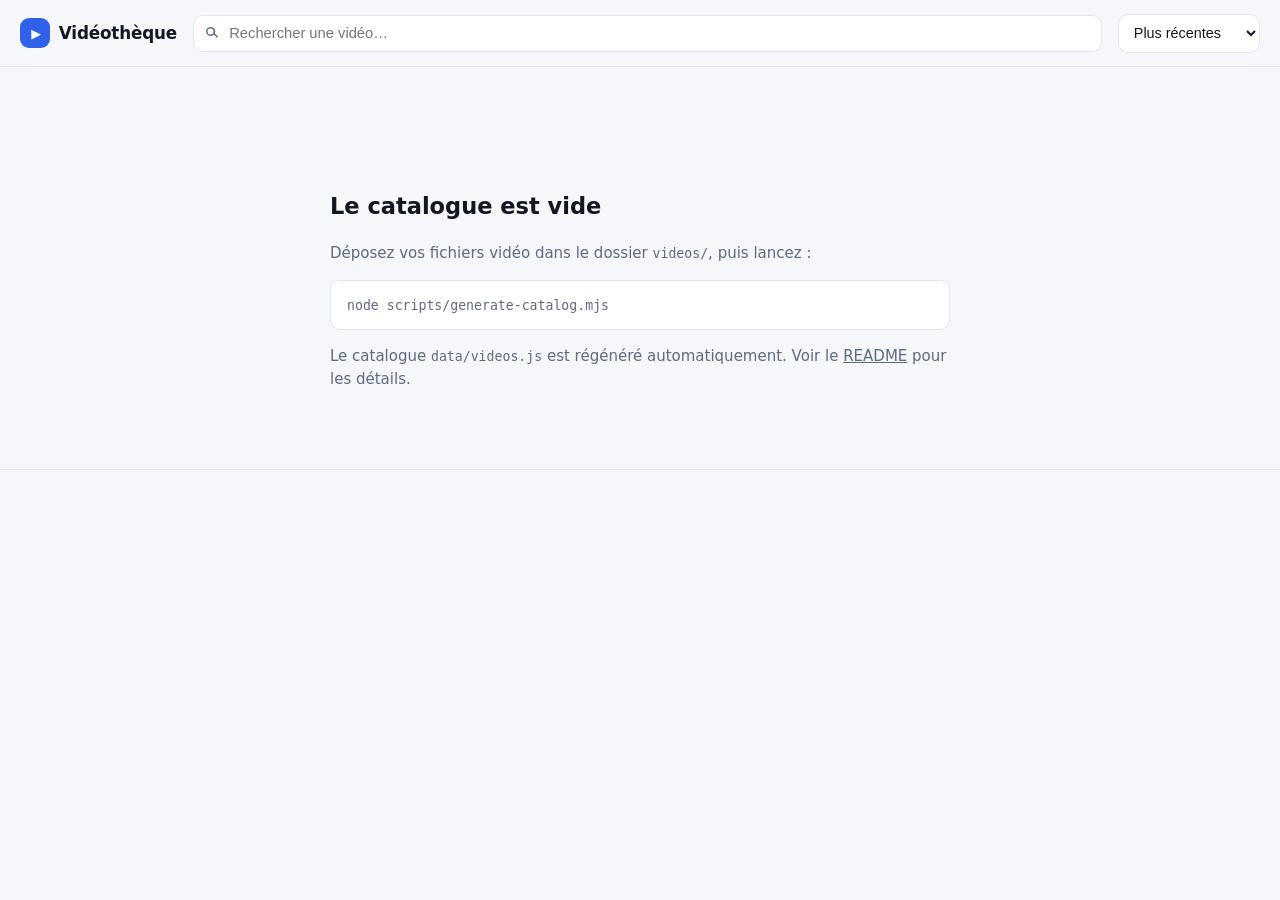
<file: index.html>
<!DOCTYPE html>
<html lang="fr">
<head>
  <meta charset="utf-8" />
  <meta name="viewport" content="width=device-width, initial-scale=1" />
  <title>Vidéothèque</title>
  <meta name="description" content="Catalogue de vidéos répertoriées." />
  <link rel="icon" href="data:image/svg+xml,<svg xmlns='http://www.w3.org/2000/svg' viewBox='0 0 100 100'><text y='.9em' font-size='90'>🎬</text></svg>" />
  <link rel="stylesheet" href="assets/css/style.css" />
</head>
<body>
  <header class="site-header">
    <div class="wrap header-inner">
      <a class="brand" href="./">
        <span class="brand-mark" aria-hidden="true">▶</span>
        <span class="brand-name">Vidéothèque</span>
      </a>

      <div class="search-box">
        <svg class="search-icon" viewBox="0 0 24 24" aria-hidden="true"><path d="M10 4a6 6 0 104.47 10.03l4.25 4.25 1.41-1.41-4.25-4.25A6 6 0 0010 4zm0 2a4 4 0 110 8 4 4 0 010-8z"/></svg>
        <input id="search" type="search" placeholder="Rechercher une vidéo…" autocomplete="off" aria-label="Rechercher une vidéo" />
        <button id="search-clear" class="search-clear" type="button" aria-label="Effacer la recherche" hidden>×</button>
      </div>

      <label class="sort-box">
        <span class="sr-only">Trier</span>
        <select id="sort" aria-label="Trier les vidéos">
          <option value="recent">Plus récentes</option>
          <option value="old">Plus anciennes</option>
          <option value="title">Titre (A→Z)</option>
          <option value="duration">Durée</option>
        </select>
      </label>
    </div>
  </header>

  <main class="wrap">
    <nav id="categories" class="chips" aria-label="Catégories"></nav>

    <p id="result-count" class="result-count" aria-live="polite"></p>

    <section id="grid" class="grid" aria-label="Liste des vidéos"></section>

    <p id="empty" class="empty" hidden>
      Aucune vidéo ne correspond à votre recherche.
    </p>

    <section id="onboarding" class="onboarding" hidden>
      <h2>Le catalogue est vide</h2>
      <p>
        Déposez vos fichiers vidéo dans le dossier <code>videos/</code>, puis lancez&nbsp;:
      </p>
      <pre><code>node scripts/generate-catalog.mjs</code></pre>
      <p>
        Le catalogue <code>data/videos.js</code> est régénéré automatiquement.
        Voir le <a href="https://github.com/Thriahm/Test#readme">README</a> pour les détails.
      </p>
    </section>
  </main>

  <footer class="site-footer">
    <div class="wrap">
      <span id="footer-count"></span>
    </div>
  </footer>

  <!-- Lecteur -->
  <div id="player" class="player" hidden aria-hidden="true" role="dialog" aria-modal="true" aria-labelledby="player-title">
    <div class="player-backdrop" data-close></div>
    <div class="player-panel" role="document">
      <button class="player-close" type="button" data-close aria-label="Fermer le lecteur">×</button>
      <div class="player-stage">
        <button class="player-nav prev" type="button" id="prev-video" aria-label="Vidéo précédente">‹</button>
        <video id="video" controls playsinline preload="metadata"></video>
        <button class="player-nav next" type="button" id="next-video" aria-label="Vidéo suivante">›</button>
      </div>
      <div class="player-meta">
        <h2 id="player-title"></h2>
        <p id="player-sub" class="player-sub"></p>
        <p id="player-desc" class="player-desc"></p>
        <p class="player-actions">
          <a id="player-download" class="btn" download>Télécharger</a>
          <a id="player-source" class="btn btn-ghost" target="_blank" rel="noopener" hidden>Ouvrir la source</a>
        </p>
      </div>
    </div>
  </div>

  <script src="data/videos.js"></script>
  <script src="assets/js/app.js"></script>
</body>
</html>
</file>
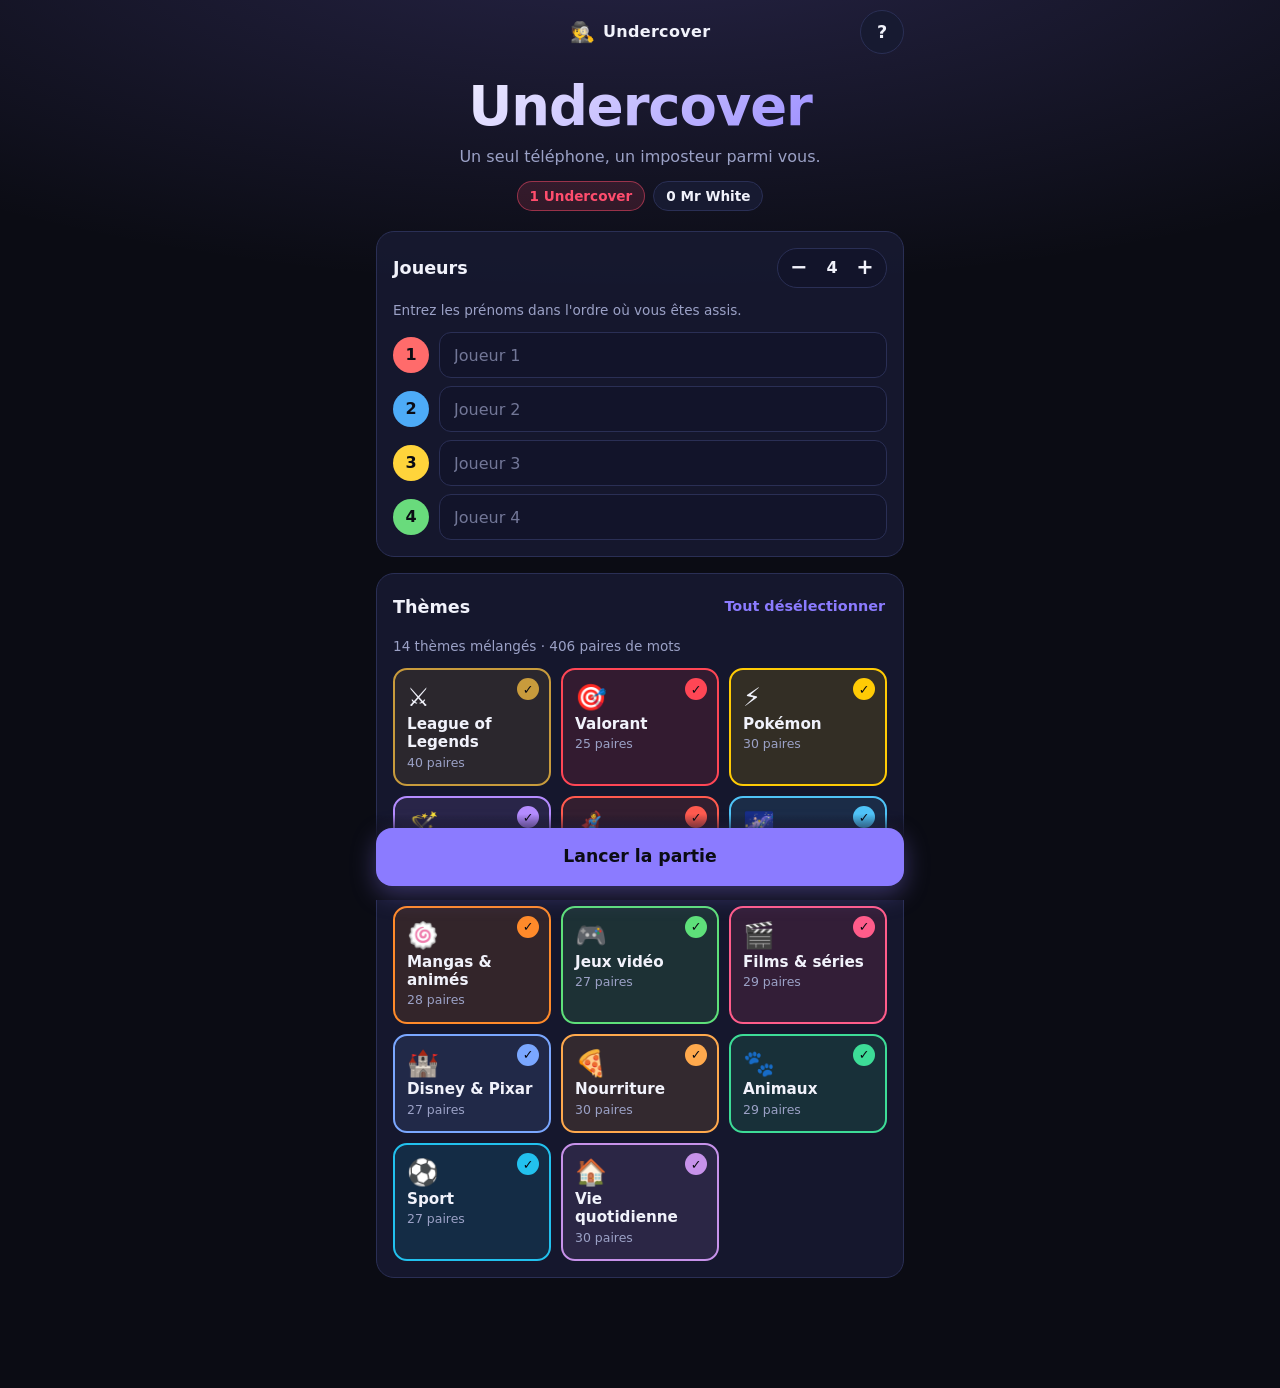
<file: undercover/index.html>
<!DOCTYPE html>
<html lang="fr">
<head>
  <meta charset="utf-8" />
  <meta name="viewport" content="width=device-width, initial-scale=1, viewport-fit=cover" />
  <title>Undercover</title>
  <meta name="description" content="Jeu d'ambiance Undercover à jouer à plusieurs sur un seul téléphone : un imposteur, zéro Mr White, plein de thèmes." />
  <meta name="theme-color" content="#0b0c14" />
  <meta name="color-scheme" content="dark" />
  <meta name="apple-mobile-web-app-capable" content="yes" />
  <meta name="mobile-web-app-capable" content="yes" />
  <meta name="apple-mobile-web-app-status-bar-style" content="black-translucent" />
  <meta name="apple-mobile-web-app-title" content="Undercover" />
  <link rel="manifest" href="manifest.webmanifest" />
  <link rel="icon" href="icons/icon.svg" type="image/svg+xml" />
  <link rel="apple-touch-icon" href="icons/apple-touch-icon.png" />
  <style>
:root {
  --bg: #0b0c14;
  --bg-2: #12142a;
  --card: #171a31;
  --card-2: #1e2240;
  --border: #2a2f55;
  --text: #f1f2fb;
  --dim: #9ba1c6;
  --accent: #8b7bff;
  --accent-ink: #0b0c14;
  --accent-soft: color-mix(in srgb, var(--accent) 16%, transparent);
  --civil: #3ddc97;
  --under: #ff4d6d;
  --radius: 18px;
  --shadow: 0 14px 40px rgba(0, 0, 0, .45);
  color-scheme: dark;
}

* { box-sizing: border-box; }

/* L'attribut hidden doit primer sur les règles display de ce fichier. */
[hidden] { display: none !important; }

html { height: 100%; -webkit-text-size-adjust: 100%; }

body {
  height: 100%;
  margin: 0;
  background:
    radial-gradient(120% 60% at 50% -10%, color-mix(in srgb, var(--accent) 22%, transparent), transparent 70%),
    var(--bg);
  background-attachment: fixed;
  color: var(--text);
  font: 16px/1.5 system-ui, -apple-system, "Segoe UI", Roboto, Helvetica, Arial, sans-serif;
  -webkit-font-smoothing: antialiased;
  -webkit-tap-highlight-color: transparent;
  transition: background-color .4s;
}

button, input { font: inherit; color: inherit; }
button { cursor: pointer; -webkit-user-select: none; user-select: none; touch-action: manipulation; }

h1, h2, h3 { margin: 0; line-height: 1.15; }

.app {
  width: min(560px, 100%);
  min-height: 100%;
  margin-inline: auto;
  display: flex;
  flex-direction: column;
  padding: env(safe-area-inset-top) 16px 0;
}

/* ---------- Barre du haut ---------- */

.topbar {
  display: grid;
  grid-template-columns: 44px 1fr 44px;
  align-items: center;
  gap: 8px;
  padding: 10px 0;
}

.brand {
  grid-column: 2;
  display: flex;
  align-items: center;
  justify-content: center;
  gap: 8px;
  min-width: 0;
  font-weight: 800;
  letter-spacing: .02em;
}
.brand-mark { font-size: 1.25rem; }
.brand-theme {
  overflow: hidden;
  text-overflow: ellipsis;
  white-space: nowrap;
  padding: 2px 10px;
  border-radius: 999px;
  background: var(--accent-soft);
  color: var(--accent);
  font-size: .8rem;
  font-weight: 700;
}

.icon-btn {
  width: 44px;
  height: 44px;
  display: grid;
  place-items: center;
  border: 1px solid var(--border);
  border-radius: 50%;
  background: var(--card);
  font-weight: 800;
  font-size: 1.1rem;
}
.icon-btn svg { width: 20px; height: 20px; fill: currentColor; }
#btn-quit { grid-column: 1; }
#btn-rules { grid-column: 3; }

/* ---------- Écrans ---------- */

.screens { flex: 1; display: flex; flex-direction: column; }

.screen {
  flex: 1;
  display: flex;
  flex-direction: column;
  gap: 16px;
  padding-bottom: 8px;
  animation: screen-in .28s ease-out;
}

@keyframes screen-in {
  from { opacity: .4; transform: translateY(10px); }
  to { opacity: 1; transform: none; }
}

.screen-center { text-align: center; }
.center-block {
  flex: 1;
  display: flex;
  flex-direction: column;
  align-items: center;
  justify-content: center;
  gap: 12px;
}

.step {
  margin: 0;
  color: var(--accent);
  font-size: .8rem;
  font-weight: 800;
  letter-spacing: .12em;
  text-transform: uppercase;
}
.title { font-size: 1.8rem; }
.muted { margin: 0; color: var(--dim); }
.small { font-size: .9rem; }
.hint { margin: 0; color: var(--dim); font-size: .85rem; }

/* ---------- Boutons ---------- */

.actions {
  position: sticky;
  bottom: 0;
  display: flex;
  flex-direction: column;
  gap: 10px;
  margin-top: auto;
  padding: 14px 0 calc(14px + env(safe-area-inset-bottom));
  background: linear-gradient(transparent, var(--bg) 30%);
}
.actions-split { flex-direction: row; }
.actions-split .btn-big { flex: 1; }

.btn {
  display: inline-flex;
  align-items: center;
  justify-content: center;
  gap: 8px;
  min-height: 48px;
  padding: 12px 18px;
  border: 1px solid transparent;
  border-radius: 14px;
  font-weight: 700;
  transition: transform .12s, filter .15s, opacity .15s;
}
.btn:active:not(:disabled) { transform: scale(.97); }
.btn:disabled { opacity: .4; cursor: not-allowed; }
.btn-big { min-height: 58px; font-size: 1.08rem; border-radius: 16px; }
.btn-primary {
  background: var(--accent);
  color: var(--accent-ink);
  box-shadow: 0 8px 24px color-mix(in srgb, var(--accent) 35%, transparent);
}
.btn-danger {
  background: #d62848;
  color: #fff;
  box-shadow: 0 8px 24px color-mix(in srgb, var(--under) 35%, transparent);
}
.btn-ghost { background: var(--card); border-color: var(--border); }

.link-btn {
  padding: 6px 2px;
  border: 0;
  background: none;
  color: var(--accent);
  font-size: .9rem;
  font-weight: 700;
}

:focus-visible { outline: 3px solid var(--accent); outline-offset: 2px; }

/* ---------- Accueil / préparation ---------- */

.hero { padding: 12px 0 4px; text-align: center; }
.hero h1 {
  font-size: clamp(2.4rem, 11vw, 3.4rem);
  font-weight: 900;
  letter-spacing: -.02em;
  background: linear-gradient(135deg, #fff, var(--accent));
  -webkit-background-clip: text;
  background-clip: text;
  color: transparent;
}
.hero p { margin: 6px 0 12px; color: var(--dim); }

.badges { display: flex; justify-content: center; gap: 8px; flex-wrap: wrap; }
.badge {
  padding: 4px 12px;
  border: 1px solid var(--border);
  border-radius: 999px;
  background: var(--card);
  font-size: .85rem;
  font-weight: 700;
}
.badge-under {
  border-color: color-mix(in srgb, var(--under) 50%, transparent);
  background: color-mix(in srgb, var(--under) 14%, transparent);
  color: var(--under);
}

.panel {
  display: flex;
  flex-direction: column;
  gap: 12px;
  padding: 16px;
  border: 1px solid var(--border);
  border-radius: var(--radius);
  background: color-mix(in srgb, var(--card) 88%, transparent);
}
.panel-head { display: flex; align-items: center; justify-content: space-between; gap: 12px; }
.panel-head h2 { font-size: 1.1rem; }

.stepper {
  display: flex;
  align-items: center;
  border: 1px solid var(--border);
  border-radius: 999px;
  background: var(--bg-2);
}
.stepper button {
  width: 42px;
  height: 38px;
  border: 0;
  background: none;
  font-size: 1.3rem;
  font-weight: 700;
}
.stepper button:disabled { opacity: .3; }
.stepper output { min-width: 24px; text-align: center; font-weight: 800; }

.player-inputs { display: flex; flex-direction: column; gap: 8px; margin: 0; padding: 0; list-style: none; }
.player-row { display: flex; align-items: center; gap: 10px; }
.player-row input {
  flex: 1;
  min-width: 0;
  height: 46px;
  padding: 0 14px;
  border: 1px solid var(--border);
  border-radius: 12px;
  background: var(--bg-2);
  font-size: 1rem;
}
.player-row input::placeholder { color: color-mix(in srgb, var(--dim) 70%, transparent); }
.player-row input:focus { outline: none; border-color: var(--accent); }

.avatar {
  flex: none;
  width: 36px;
  height: 36px;
  display: grid;
  place-items: center;
  border-radius: 50%;
  background: var(--c, var(--accent));
  color: #0b0c14;
  font-weight: 900;
  text-transform: uppercase;
}
.avatar-slot { display: grid; place-items: center; }
.avatar-xl {
  width: 96px;
  height: 96px;
  font-size: 2.6rem;
  box-shadow: 0 0 0 6px color-mix(in srgb, var(--c) 25%, transparent), var(--shadow);
}

.theme-grid { display: grid; grid-template-columns: repeat(2, minmax(0, 1fr)); gap: 10px; }
.theme-card {
  position: relative;
  display: flex;
  flex-direction: column;
  align-items: flex-start;
  gap: 2px;
  padding: 12px;
  border: 2px solid var(--border);
  border-radius: 14px;
  background: var(--bg-2);
  text-align: left;
  transition: border-color .15s, background .15s, transform .12s;
}
.theme-card:active { transform: scale(.97); }
.theme-card[aria-pressed="true"] {
  border-color: var(--theme);
  background: color-mix(in srgb, var(--theme) 14%, var(--bg-2));
}
.theme-card[aria-pressed="true"]::after {
  content: "✓";
  position: absolute;
  top: 8px;
  right: 10px;
  width: 22px;
  height: 22px;
  display: grid;
  place-items: center;
  border-radius: 50%;
  background: var(--theme);
  color: #0b0c14;
  font-size: .8rem;
  font-weight: 900;
}
.theme-emoji { font-size: 1.6rem; line-height: 1.2; }
.theme-name { font-weight: 800; font-size: .95rem; line-height: 1.2; }
.theme-count { color: var(--dim); font-size: .78rem; }

/* ---------- Distribution ---------- */

.player-name-big { font-size: clamp(2rem, 10vw, 2.8rem); word-break: break-word; }

.word-card {
  width: 100%;
  display: flex;
  flex-direction: column;
  align-items: center;
  gap: 10px;
  padding: 32px 20px;
  border: 2px solid color-mix(in srgb, var(--accent) 60%, transparent);
  border-radius: 24px;
  background:
    radial-gradient(100% 100% at 50% 0%, var(--accent-soft), transparent),
    var(--card);
  box-shadow: var(--shadow);
  animation: flip-in .45s cubic-bezier(.2, .8, .3, 1.2);
}
@keyframes flip-in {
  from { opacity: 0; transform: perspective(800px) rotateY(80deg); }
  to { opacity: 1; transform: none; }
}
.word-label {
  color: var(--dim);
  font-size: .8rem;
  font-weight: 800;
  letter-spacing: .12em;
  text-transform: uppercase;
}
.word {
  font-size: clamp(2rem, 11vw, 3.2rem);
  font-weight: 900;
  line-height: 1.1;
  word-break: break-word;
  color: var(--accent);
}
.word-theme { color: var(--dim); font-size: .9rem; }

/* ---------- Indices ---------- */

.speak-order { display: flex; flex-direction: column; gap: 8px; margin: 0; padding: 0; list-style: none; counter-reset: speak; }
.speak-order li {
  counter-increment: speak;
  display: flex;
  align-items: center;
  gap: 12px;
  padding: 12px 14px;
  border: 1px solid var(--border);
  border-radius: 14px;
  background: var(--card);
  font-weight: 700;
}
.speak-order li::before {
  content: counter(speak);
  width: 24px;
  color: var(--dim);
  font-weight: 900;
  text-align: center;
}
.speak-order li.first {
  border-color: var(--accent);
  background: color-mix(in srgb, var(--accent) 12%, var(--card));
}
.speak-order .tag {
  margin-left: auto;
  padding: 2px 10px;
  border-radius: 999px;
  background: var(--accent);
  color: var(--accent-ink);
  font-size: .75rem;
  font-weight: 800;
}

.out-block h2 { margin-bottom: 8px; color: var(--dim); font-size: .85rem; letter-spacing: .1em; text-transform: uppercase; }
.out-list { display: flex; flex-wrap: wrap; gap: 8px; margin: 0; padding: 0; list-style: none; }
.out-list li {
  display: flex;
  align-items: center;
  gap: 6px;
  padding: 4px 12px 4px 4px;
  border: 1px solid var(--border);
  border-radius: 999px;
  color: var(--dim);
  font-size: .9rem;
}
.out-list .avatar { width: 26px; height: 26px; font-size: .8rem; opacity: .6; }
.out-list s { text-decoration-thickness: 2px; }

/* ---------- Vote ---------- */

.vote-grid { display: grid; grid-template-columns: repeat(2, minmax(0, 1fr)); gap: 10px; }
.vote-card {
  display: flex;
  flex-direction: column;
  align-items: center;
  gap: 8px;
  padding: 16px 10px;
  border: 2px solid var(--border);
  border-radius: 16px;
  background: var(--card);
  font-weight: 800;
  word-break: break-word;
  transition: border-color .15s, background .15s, transform .12s;
}
.vote-card .avatar { width: 52px; height: 52px; font-size: 1.4rem; }
.vote-card:active { transform: scale(.97); }
.vote-card[aria-pressed="true"] {
  border-color: var(--under);
  background: color-mix(in srgb, var(--under) 16%, var(--card));
}

/* ---------- Élimination ---------- */

.role-card {
  min-width: 70%;
  padding: 22px 24px;
  border: 2px dashed var(--border);
  border-radius: 22px;
  background: var(--card);
  color: var(--dim);
  font-size: 2.4rem;
  font-weight: 900;
}
.role-card.is-civil,
.role-card.is-under { border-style: solid; animation: pop .5s cubic-bezier(.2, .8, .3, 1.4); }
.role-card.is-civil { border-color: var(--civil); color: var(--civil); background: color-mix(in srgb, var(--civil) 12%, var(--card)); }
.role-card.is-under { border-color: var(--under); color: var(--under); background: color-mix(in srgb, var(--under) 14%, var(--card)); }
.role-card small { display: block; margin-top: 4px; color: var(--dim); font-size: .95rem; font-weight: 600; }

@keyframes pop {
  0% { opacity: 0; transform: scale(.6); }
  100% { opacity: 1; transform: none; }
}

.elim-msg { min-height: 3em; margin: 4px 0 0; font-weight: 600; }

/* ---------- Fin de partie ---------- */

.end-banner {
  padding: 22px 18px;
  border-radius: 22px;
  text-align: center;
  font-size: 1.6rem;
  font-weight: 900;
  line-height: 1.2;
  animation: pop .5s cubic-bezier(.2, .8, .3, 1.4);
}
.end-banner small { display: block; margin-top: 6px; font-size: .95rem; font-weight: 600; opacity: .85; }
.end-banner.win-civil { background: color-mix(in srgb, var(--civil) 18%, var(--card)); border: 2px solid var(--civil); color: var(--civil); }
.end-banner.win-under { background: color-mix(in srgb, var(--under) 18%, var(--card)); border: 2px solid var(--under); color: var(--under); }

.recap { display: grid; grid-template-columns: 1fr 1fr; gap: 10px; }
.recap-item {
  display: flex;
  flex-direction: column;
  gap: 4px;
  padding: 14px;
  border: 1px solid var(--border);
  border-radius: 16px;
  background: var(--card);
}
.recap-item span { color: var(--dim); font-size: .78rem; font-weight: 700; text-transform: uppercase; letter-spacing: .06em; }
.recap-item strong { font-size: 1.2rem; word-break: break-word; }
.recap-civil strong { color: var(--civil); }
.recap-under strong { color: var(--under); }

.end-players { display: flex; flex-direction: column; gap: 8px; margin: 0; padding: 0; list-style: none; }
.end-players li {
  display: flex;
  align-items: center;
  gap: 12px;
  padding: 10px 14px;
  border: 1px solid var(--border);
  border-radius: 14px;
  background: var(--card);
}
.end-players li.is-under { border-color: color-mix(in srgb, var(--under) 60%, transparent); }
.end-players .who { flex: 1; min-width: 0; display: flex; flex-direction: column; }
.end-players .who strong { overflow: hidden; text-overflow: ellipsis; white-space: nowrap; }
.end-players .who span { color: var(--dim); font-size: .82rem; }
.end-players .pts { font-weight: 900; color: var(--civil); }
.end-players .pts.zero { color: var(--dim); font-weight: 600; }

.scoreboard { display: flex; flex-direction: column; gap: 6px; margin: 0; padding: 0; list-style: none; counter-reset: rank; }
.scoreboard li {
  counter-increment: rank;
  display: flex;
  align-items: center;
  gap: 10px;
  padding: 6px 0;
  border-bottom: 1px solid var(--border);
}
.scoreboard li:last-child { border-bottom: 0; }
.scoreboard li::before { content: counter(rank); width: 22px; color: var(--dim); font-weight: 800; text-align: center; }
.scoreboard li:first-child::before { content: "👑"; }
.scoreboard .name { flex: 1; min-width: 0; overflow: hidden; text-overflow: ellipsis; white-space: nowrap; font-weight: 700; }
.scoreboard .score { font-weight: 900; font-variant-numeric: tabular-nums; }
.scoreboard .avatar { width: 28px; height: 28px; font-size: .85rem; }

/* ---------- Feuilles modales ---------- */

.sheet {
  width: min(560px, 100%);
  max-width: 100%;
  max-height: 88vh;
  max-height: 88dvh;
  margin: auto auto 0;
  padding: 0;
  border: 1px solid var(--border);
  border-bottom: 0;
  border-radius: 24px 24px 0 0;
  background: var(--bg-2);
  color: var(--text);
  box-shadow: var(--shadow);
}
.sheet[open] { display: flex; flex-direction: column; animation: sheet-up .25s ease-out; }
.sheet::backdrop { background: rgba(4, 5, 12, .7); backdrop-filter: blur(3px); }
@keyframes sheet-up { from { transform: translateY(40px); opacity: 0; } to { transform: none; opacity: 1; } }

.sheet-body { overflow-y: auto; padding: 22px 20px 8px; }
.sheet-body h2 { margin-bottom: 12px; font-size: 1.4rem; }
.sheet-body h3 { margin: 18px 0 6px; color: var(--accent); font-size: 1rem; }
.sheet-body p, .sheet-body li { color: #d6d9ef; }
.sheet-body ol, .sheet-body ul { margin: 0; padding-left: 20px; }
.sheet-body li { margin-bottom: 6px; }
.sheet-actions {
  display: flex;
  gap: 10px;
  margin: 0;
  padding: 12px 20px calc(16px + env(safe-area-inset-bottom));
}
.sheet-actions .btn { flex: 1; }

.pick-list { display: grid; grid-template-columns: repeat(2, minmax(0, 1fr)); gap: 8px; }
.pick-list .vote-card { padding: 12px 8px; }
.pick-list .vote-card .avatar { width: 40px; height: 40px; font-size: 1.1rem; }

/* ---------- Toast ---------- */

.toast {
  position: fixed;
  left: 50%;
  bottom: calc(96px + env(safe-area-inset-bottom));
  z-index: 10;
  max-width: calc(100% - 32px);
  padding: 10px 16px;
  border: 1px solid var(--border);
  border-radius: 12px;
  background: var(--card-2);
  box-shadow: var(--shadow);
  font-weight: 600;
  transform: translateX(-50%);
  animation: screen-in .2s ease-out;
}

@media (min-width: 420px) {
  .theme-grid { grid-template-columns: repeat(3, minmax(0, 1fr)); }
}

@media (prefers-reduced-motion: reduce) {
  *, *::before, *::after { animation: none !important; transition: none !important; }
}
  </style>
</head>
<body>
  <div class="app">
    <header class="topbar">
      <button id="btn-quit" class="icon-btn" type="button" aria-label="Quitter la partie" hidden>
        <svg viewBox="0 0 24 24" aria-hidden="true"><path d="M6.4 5 5 6.4 10.6 12 5 17.6 6.4 19l5.6-5.6 5.6 5.6 1.4-1.4-5.6-5.6L19 6.4 17.6 5 12 10.6z"/></svg>
      </button>
      <div class="brand">
        <span class="brand-mark" aria-hidden="true">🕵️</span>
        <span id="brand-name" class="brand-name">Undercover</span>
        <span id="brand-theme" class="brand-theme" hidden></span>
      </div>
      <button id="btn-rules" class="icon-btn" type="button" aria-label="Règles du jeu">?</button>
    </header>

    <main class="screens">

      <!-- ===== Préparation ===== -->
      <section id="screen-setup" class="screen" hidden>
        <div class="hero">
          <h1>Undercover</h1>
          <p>Un seul téléphone, un imposteur parmi vous.</p>
          <div class="badges">
            <span class="badge badge-under">1 Undercover</span>
            <span class="badge">0 Mr White</span>
          </div>
        </div>

        <div class="panel">
          <div class="panel-head">
            <h2>Joueurs</h2>
            <div class="stepper" role="group" aria-label="Nombre de joueurs">
              <button id="players-minus" type="button" aria-label="Retirer un joueur">−</button>
              <output id="players-count" aria-live="polite">4</output>
              <button id="players-plus" type="button" aria-label="Ajouter un joueur">+</button>
            </div>
          </div>
          <p class="hint">Entrez les prénoms dans l'ordre où vous êtes assis.</p>
          <ol id="player-list" class="player-inputs"></ol>
        </div>

        <div class="panel">
          <div class="panel-head">
            <h2>Thèmes</h2>
            <button id="themes-toggle" class="link-btn" type="button">Tout sélectionner</button>
          </div>
          <p id="themes-summary" class="hint"></p>
          <div id="theme-grid" class="theme-grid"></div>
        </div>

        <div id="scores-panel" class="panel" hidden>
          <div class="panel-head">
            <h2>Classement</h2>
            <button id="scores-reset" class="link-btn" type="button">Remettre à zéro</button>
          </div>
          <ol id="setup-scores" class="scoreboard"></ol>
        </div>

        <div class="actions">
          <button id="btn-start" class="btn btn-primary btn-big" type="button">Lancer la partie</button>
        </div>
      </section>

      <!-- ===== Passage du téléphone ===== -->
      <section id="screen-pass" class="screen screen-center" hidden>
        <p id="pass-step" class="step"></p>
        <div class="center-block">
          <div id="pass-avatar" class="avatar-slot"></div>
          <p class="muted">Passe le téléphone à</p>
          <h1 id="pass-name" class="player-name-big"></h1>
          <p class="muted small">Les autres, ne regardez pas l'écran 👀</p>
        </div>
        <div class="actions">
          <button id="btn-show-word" class="btn btn-primary btn-big" type="button">C'est moi, voir mon mot</button>
        </div>
      </section>

      <!-- ===== Mot secret ===== -->
      <section id="screen-reveal" class="screen screen-center" hidden>
        <p id="reveal-for" class="step"></p>
        <div class="center-block">
          <div class="word-card">
            <span class="word-label">Ton mot secret</span>
            <span id="reveal-word" class="word"></span>
            <span id="reveal-theme" class="word-theme"></span>
          </div>
          <p class="muted small">Mémorise-le bien. Personne ne sait s'il est civil ou Undercover… pas même toi&nbsp;!</p>
        </div>
        <div class="actions">
          <button id="btn-hide-word" class="btn btn-primary btn-big" type="button">C'est retenu, cacher</button>
        </div>
      </section>

      <!-- ===== Tour d'indices ===== -->
      <section id="screen-discuss" class="screen" hidden>
        <p id="discuss-step" class="step"></p>
        <h1 class="title">À vous de parler</h1>
        <p class="muted">Chacun donne <strong>un indice</strong> sur son mot, sans le dire, dans cet ordre&nbsp;:</p>
        <ol id="speak-order" class="speak-order"></ol>
        <div id="out-block" class="out-block" hidden>
          <h2>Éliminés</h2>
          <ul id="out-list" class="out-list"></ul>
        </div>
        <div class="actions">
          <button id="btn-to-vote" class="btn btn-primary btn-big" type="button">Passer au vote</button>
          <button id="btn-peek" class="btn btn-ghost" type="button">👁️ Revoir mon mot</button>
        </div>
      </section>

      <!-- ===== Vote ===== -->
      <section id="screen-vote" class="screen" hidden>
        <p id="vote-step" class="step"></p>
        <h1 class="title">Qui est l'Undercover&nbsp;?</h1>
        <p class="muted">Comptez « 3, 2, 1 » et pointez tous en même temps le joueur le plus suspect. Sélectionnez ensuite celui qui a reçu le plus de votes.</p>
        <div id="vote-grid" class="vote-grid"></div>
        <p class="hint">Égalité&nbsp;? Les joueurs concernés se défendent, puis on revote entre eux.</p>
        <div class="actions actions-split">
          <button id="btn-back-discuss" class="btn btn-ghost" type="button">Retour</button>
          <button id="btn-eliminate" class="btn btn-danger btn-big" type="button" disabled>Éliminer</button>
        </div>
      </section>

      <!-- ===== Élimination ===== -->
      <section id="screen-elim" class="screen screen-center" hidden>
        <p id="elim-step" class="step"></p>
        <div class="center-block">
          <div id="elim-avatar" class="avatar-slot"></div>
          <p class="muted"><strong id="elim-name"></strong> est éliminé·e. Son rôle était…</p>
          <div id="elim-role" class="role-card"></div>
          <p id="elim-msg" class="elim-msg"></p>
        </div>
        <div class="actions">
          <button id="btn-elim-reveal" class="btn btn-primary btn-big" type="button">Révéler son rôle</button>
          <button id="btn-elim-next" class="btn btn-primary btn-big" type="button" hidden>Tour suivant</button>
        </div>
      </section>

      <!-- ===== Fin de partie ===== -->
      <section id="screen-end" class="screen" hidden>
        <div id="end-banner" class="end-banner"></div>
        <div class="recap">
          <div class="recap-item recap-civil">
            <span>Mot des civils</span>
            <strong id="end-civil-word"></strong>
          </div>
          <div class="recap-item recap-under">
            <span>Mot de l'Undercover</span>
            <strong id="end-under-word"></strong>
          </div>
        </div>
        <ul id="end-players" class="end-players"></ul>
        <div class="panel">
          <div class="panel-head"><h2>Classement</h2></div>
          <ol id="end-scores" class="scoreboard"></ol>
        </div>
        <div class="actions actions-split">
          <button id="btn-menu" class="btn btn-ghost" type="button">Menu</button>
          <button id="btn-replay" class="btn btn-primary btn-big" type="button">Rejouer</button>
        </div>
      </section>
    </main>
  </div>

  <!-- Règles -->
  <dialog id="rules" class="sheet" aria-labelledby="rules-title">
    <div class="sheet-body">
      <h2 id="rules-title">Règles du jeu</h2>
      <p>Tous les joueurs reçoivent le <strong>même mot secret</strong>… sauf un&nbsp;: <strong>l'Undercover</strong>, qui reçoit un mot proche. Personne ne connaît son rôle, pas même l'Undercover&nbsp;!</p>
      <h3>Déroulement</h3>
      <ol>
        <li><strong>Distribution</strong> — le téléphone passe de main en main&nbsp;: chacun découvre son mot en secret, puis le cache.</li>
        <li><strong>Indices</strong> — dans l'ordre indiqué, chacun donne un indice sur son mot (un mot ou une courte phrase) sans jamais le prononcer.</li>
        <li><strong>Vote</strong> — tout le monde désigne le joueur le plus suspect. Il est éliminé et son rôle est révélé.</li>
        <li>On recommence un tour d'indices avec les joueurs restants.</li>
      </ol>
      <h3>Victoire</h3>
      <ul>
        <li><strong>Civils</strong>&nbsp;: éliminer l'Undercover. <em>+2&nbsp;points chacun.</em></li>
        <li><strong>Undercover</strong>&nbsp;: survivre jusqu'à ce qu'il ne reste que 2&nbsp;joueurs. <em>+10&nbsp;points.</em></li>
      </ul>
      <h3>Astuces</h3>
      <ul>
        <li>Trop précis, tu aides l'Undercover à deviner le mot des civils&nbsp;; trop vague, tu deviens suspect.</li>
        <li>Si les indices des autres te semblent bizarres, tu es peut-être l'Undercover&nbsp;: fonds-toi dans la masse&nbsp;!</li>
      </ul>
    </div>
    <form method="dialog" class="sheet-actions">
      <button class="btn btn-primary btn-big" value="close">Compris&nbsp;!</button>
    </form>
  </dialog>

  <!-- Boîte de dialogue générique (confirmation, choix du joueur) -->
  <dialog id="modal" class="sheet" aria-labelledby="modal-title">
    <div class="sheet-body">
      <h2 id="modal-title"></h2>
      <div id="modal-content"></div>
    </div>
    <div id="modal-actions" class="sheet-actions"></div>
  </dialog>

  <div id="toast" class="toast" role="status" aria-live="polite" hidden></div>

  <script>
/* Undercover — thèmes et paires de mots.
   Chaque paire contient deux mots proches : l'un est donné aux civils,
   l'autre à l'Undercover (le sens est tiré au hasard à chaque partie).
   Ajoutez vos propres thèmes ou paires en suivant le même format. */

window.UNDERCOVER_THEMES = [
  {
    id: "lol",
    name: "League of Legends",
    emoji: "⚔️",
    color: "#c89b3c",
    pairs: [
      ["Garen", "Darius"],
      ["Jinx", "Vi"],
      ["Yasuo", "Yone"],
      ["Xayah", "Rakan"],
      ["Kayle", "Morgana"],
      ["Lux", "Syndra"],
      ["Ashe", "Sejuani"],
      ["Teemo", "Tristana"],
      ["Nasus", "Renekton"],
      ["Rammus", "Malphite"],
      ["Thresh", "Blitzcrank"],
      ["Zed", "Shen"],
      ["Master Yi", "Wukong"],
      ["Lee Sin", "Udyr"],
      ["Katarina", "Talon"],
      ["Draven", "Olaf"],
      ["Rengar", "Kha'Zix"],
      ["Annie", "Brand"],
      ["Jayce", "Viktor"],
      ["Leona", "Diana"],
      ["Soraka", "Janna"],
      ["Riven", "Irelia"],
      ["Cho'Gath", "Kog'Maw"],
      ["Senna", "Lucian"],
      ["Veigar", "Ziggs"],
      ["Dr. Mundo", "Singed"],
      ["Ahri", "Evelynn"],
      ["Caitlyn", "Jhin"],
      ["Baron Nashor", "Héraut de la Faille"],
      ["Nexus", "Inhibiteur"],
      ["Flash", "Ghost"],
      ["Support", "ADC"],
      ["Midlane", "Toplane"],
      ["Pentakill", "Quadrakill"],
      ["Gank", "Roam"],
      ["Faker", "Caps"],
      ["Worlds", "MSI"],
      ["Arcane", "K/DA"],
      ["Demacia", "Noxus"],
      ["Zaun", "Piltover"]
    ]
  },
  {
    id: "valorant",
    name: "Valorant",
    emoji: "🎯",
    color: "#ff4655",
    pairs: [
      ["Jett", "Reyna"],
      ["Sage", "Skye"],
      ["Sova", "Fade"],
      ["Brimstone", "Omen"],
      ["Viper", "Astra"],
      ["Cypher", "Killjoy"],
      ["Phoenix", "Raze"],
      ["Breach", "KAY/O"],
      ["Chamber", "Deadlock"],
      ["Neon", "Yoru"],
      ["Vandal", "Phantom"],
      ["Operator", "Marshal"],
      ["Sheriff", "Ghost"],
      ["Spectre", "Stinger"],
      ["Judge", "Bucky"],
      ["Classic", "Frenzy"],
      ["Ascent", "Haven"],
      ["Bind", "Split"],
      ["Icebox", "Breeze"],
      ["Lotus", "Pearl"],
      ["Ace", "Clutch"],
      ["Radiant", "Immortel"],
      ["Eco", "Force buy"],
      ["Headshot", "Wallbang"],
      ["Planter la Spike", "Désamorcer la Spike"]
    ]
  },
  {
    id: "pokemon",
    name: "Pokémon",
    emoji: "⚡",
    color: "#ffcb05",
    pairs: [
      ["Pikachu", "Raichu"],
      ["Salamèche", "Poussifeu"],
      ["Bulbizarre", "Germignon"],
      ["Carapuce", "Kaiminus"],
      ["Mew", "Mewtwo"],
      ["Ronflex", "Ursaring"],
      ["Rondoudou", "Mélofée"],
      ["Magicarpe", "Léviator"],
      ["Aquali", "Pyroli"],
      ["Évoli", "Goupix"],
      ["Sacha", "Régis"],
      ["Pierre", "Ondine"],
      ["Jessie", "James"],
      ["Miaouss", "Persian"],
      ["Lugia", "Ho-Oh"],
      ["Groudon", "Kyogre"],
      ["Dialga", "Palkia"],
      ["Artikodin", "Sulfura"],
      ["Pokéball", "Masterball"],
      ["Arcanin", "Galopa"],
      ["Ectoplasma", "Mimiqui"],
      ["Lucario", "Amphinobi"],
      ["Psykokwak", "Ptitard"],
      ["Onix", "Steelix"],
      ["Tortank", "Florizarre"],
      ["Dracaufeu", "Dracolosse"],
      ["Nidoking", "Nidoqueen"],
      ["Rattata", "Roucool"],
      ["Centre Pokémon", "Arène"],
      ["Méga-évolution", "Dynamax"]
    ]
  },
  {
    id: "harry-potter",
    name: "Harry Potter",
    emoji: "🪄",
    color: "#b58cff",
    pairs: [
      ["Gryffondor", "Serpentard"],
      ["Serdaigle", "Poufsouffle"],
      ["Harry Potter", "Cedric Diggory"],
      ["Ron", "Neville"],
      ["Hermione", "Luna"],
      ["Fred", "George"],
      ["Dumbledore", "Grindelwald"],
      ["Voldemort", "Bellatrix"],
      ["Rogue", "McGonagall"],
      ["Lupin", "Sirius"],
      ["Hagrid", "Rusard"],
      ["Dobby", "Kreattur"],
      ["Drago", "Dudley"],
      ["Hedwige", "Fumseck"],
      ["Croûtard", "Pattenrond"],
      ["Nagini", "Basilic"],
      ["Vif d'or", "Souafle"],
      ["Nimbus 2000", "Éclair de Feu"],
      ["Quidditch", "Tournoi des Trois Sorciers"],
      ["Poudlard", "Durmstrang"],
      ["Gringotts", "Azkaban"],
      ["Chemin de Traverse", "Pré-au-Lard"],
      ["Cape d'invisibilité", "Carte du Maraudeur"],
      ["Retourneur de temps", "Pensine"],
      ["Choixpeau", "Miroir du Riséd"],
      ["Horcruxe", "Relique de la Mort"],
      ["Détraqueur", "Mangemort"],
      ["Patronus", "Animagus"],
      ["Expelliarmus", "Stupéfix"],
      ["Moldu", "Cracmol"],
      ["Bièraubeurre", "Jus de citrouille"]
    ]
  },
  {
    id: "super-heros",
    name: "Marvel & DC",
    emoji: "🦸",
    color: "#ff5a4e",
    pairs: [
      ["Iron Man", "Batman"],
      ["Captain America", "Wonder Woman"],
      ["Thor", "Loki"],
      ["Hulk", "La Chose"],
      ["Spider-Man", "Deadpool"],
      ["Superman", "Shazam"],
      ["Joker", "Harley Quinn"],
      ["Thanos", "Darkseid"],
      ["Wolverine", "Dents-de-Sabre"],
      ["Magneto", "Professeur X"],
      ["Flash", "Quicksilver"],
      ["Aquaman", "Namor"],
      ["Black Widow", "Catwoman"],
      ["Doctor Strange", "Scarlet Witch"],
      ["Groot", "Rocket"],
      ["Venom", "Carnage"],
      ["Ant-Man", "La Guêpe"],
      ["Black Panther", "Daredevil"],
      ["Green Lantern", "Captain Marvel"],
      ["Hawkeye", "Green Arrow"],
      ["Robin", "Batgirl"],
      ["Lex Luthor", "Le Bouffon Vert"],
      ["Nick Fury", "Commissaire Gordon"],
      ["Avengers", "Justice League"],
      ["X-Men", "Les 4 Fantastiques"],
      ["Gotham", "Metropolis"],
      ["Wakanda", "Asgard"],
      ["Mjöllnir", "Stormbreaker"]
    ]
  },
  {
    id: "star-wars",
    name: "Star Wars",
    emoji: "🌌",
    color: "#4fc3f7",
    pairs: [
      ["Luke Skywalker", "Anakin Skywalker"],
      ["Dark Vador", "Palpatine"],
      ["Yoda", "Obi-Wan Kenobi"],
      ["Qui-Gon Jinn", "Mace Windu"],
      ["Han Solo", "Lando Calrissian"],
      ["Leia", "Padmé"],
      ["Rey", "Jyn Erso"],
      ["Ahsoka", "Asajj Ventress"],
      ["Kylo Ren", "Dark Maul"],
      ["Comte Dooku", "Général Grievous"],
      ["Mandalorien", "Boba Fett"],
      ["Chewbacca", "Ewok"],
      ["Grogu", "Porg"],
      ["R2-D2", "BB-8"],
      ["C-3PO", "K-2SO"],
      ["Jedi", "Sith"],
      ["Stormtrooper", "Clone"],
      ["Rébellion", "Résistance"],
      ["Sabre laser", "Blaster"],
      ["X-Wing", "TIE Fighter"],
      ["Faucon Millenium", "Razor Crest"],
      ["Étoile de la Mort", "Destroyer stellaire"],
      ["Tatooine", "Jakku"],
      ["Endor", "Kashyyyk"],
      ["Hoth", "Mustafar"]
    ]
  },
  {
    id: "mangas",
    name: "Mangas & animés",
    emoji: "🍥",
    color: "#ff8a2a",
    pairs: [
      ["Naruto", "Sasuke"],
      ["Kakashi", "Jiraiya"],
      ["Itachi", "Madara"],
      ["Goku", "Vegeta"],
      ["Gohan", "Goten"],
      ["Freezer", "Cell"],
      ["Piccolo", "Majin Buu"],
      ["Bulma", "Chichi"],
      ["Luffy", "Ace"],
      ["Zoro", "Sanji"],
      ["Nami", "Robin"],
      ["Shanks", "Barbe Blanche"],
      ["Eren", "Livaï"],
      ["Tanjiro", "Zenitsu"],
      ["Rengoku", "Giyu"],
      ["Gojo", "Sukuna"],
      ["Light Yagami", "L"],
      ["Deku", "Bakugo"],
      ["All Might", "Endeavor"],
      ["Gon", "Kirua"],
      ["Saitama", "Genos"],
      ["Totoro", "Ponyo"],
      ["Kamehameha", "Rasengan"],
      ["Sharingan", "Byakugan"],
      ["Super Saiyan", "Mode Ermite"],
      ["Fruit du Démon", "Haki"],
      ["Hokage", "Kazekage"],
      ["Titan colossal", "Titan cuirassé"]
    ]
  },
  {
    id: "jeux-video",
    name: "Jeux vidéo",
    emoji: "🎮",
    color: "#5ee07a",
    pairs: [
      ["Mario", "Luigi"],
      ["Wario", "Waluigi"],
      ["Peach", "Daisy"],
      ["Bowser", "Donkey Kong"],
      ["Kirby", "Yoshi"],
      ["Link", "Zelda"],
      ["Sonic", "Crash Bandicoot"],
      ["Rayman", "Spyro"],
      ["Kratos", "Geralt"],
      ["Master Chief", "Doom Slayer"],
      ["Lara Croft", "Nathan Drake"],
      ["Creeper", "Enderman"],
      ["Minecraft", "Roblox"],
      ["Fortnite", "PUBG"],
      ["Among Us", "Fall Guys"],
      ["GTA", "Red Dead Redemption"],
      ["Call of Duty", "Battlefield"],
      ["FIFA", "PES"],
      ["Rocket League", "Mario Kart"],
      ["Clash Royale", "Clash of Clans"],
      ["Les Sims", "Animal Crossing"],
      ["Skyrim", "Elden Ring"],
      ["Tetris", "Candy Crush"],
      ["Pac-Man", "Space Invaders"],
      ["PlayStation", "Xbox"],
      ["Nintendo Switch", "Wii"],
      ["Steam", "Epic Games"]
    ]
  },
  {
    id: "films-series",
    name: "Films & séries",
    emoji: "🎬",
    color: "#ff5c8a",
    pairs: [
      ["Titanic", "Avatar"],
      ["Le Seigneur des Anneaux", "Le Hobbit"],
      ["Game of Thrones", "House of the Dragon"],
      ["Stranger Things", "Dark"],
      ["Breaking Bad", "Narcos"],
      ["La Casa de Papel", "Lupin"],
      ["Friends", "How I Met Your Mother"],
      ["The Office", "Brooklyn Nine-Nine"],
      ["Les Simpson", "Les Griffin"],
      ["Squid Game", "Hunger Games"],
      ["Sherlock", "Dr House"],
      ["Mercredi", "Sabrina"],
      ["Peaky Blinders", "Le Parrain"],
      ["Jurassic Park", "King Kong"],
      ["Shrek", "Kung Fu Panda"],
      ["Les Minions", "Les Lapins Crétins"],
      ["Matrix", "Inception"],
      ["Dune", "Interstellar"],
      ["Rocky", "Creed"],
      ["Fast & Furious", "Taxi"],
      ["James Bond", "Mission Impossible"],
      ["Terminator", "RoboCop"],
      ["Alien", "Predator"],
      ["Scream", "Halloween"],
      ["Retour vers le futur", "Les Visiteurs"],
      ["Astérix et Obélix", "Kaamelott"],
      ["Intouchables", "Bienvenue chez les Ch'tis"],
      ["Jack Sparrow", "Capitaine Crochet"],
      ["Gandalf", "Dumbledore"]
    ]
  },
  {
    id: "disney",
    name: "Disney & Pixar",
    emoji: "🏰",
    color: "#7aa7ff",
    pairs: [
      ["Elsa", "Anna"],
      ["Olaf", "Sven"],
      ["Woody", "Buzz l'Éclair"],
      ["Nemo", "Dory"],
      ["Mickey", "Donald"],
      ["Dingo", "Pluto"],
      ["Cendrillon", "Blanche-Neige"],
      ["Ariel", "Vaiana"],
      ["Raiponce", "Belle"],
      ["Mulan", "Pocahontas"],
      ["Aladdin", "Hercule"],
      ["Peter Pan", "Pinocchio"],
      ["Simba", "Mufasa"],
      ["Timon", "Pumbaa"],
      ["Jafar", "Scar"],
      ["Ursula", "Maléfique"],
      ["Gaston", "Hadès"],
      ["Le Génie", "La Fée Clochette"],
      ["Stitch", "Wall-E"],
      ["Flash McQueen", "Martin"],
      ["Sulli", "Bob"],
      ["Winnie l'ourson", "Baloo"],
      ["Bambi", "Dumbo"],
      ["Le Roi Lion", "Le Livre de la Jungle"],
      ["Vice-Versa", "Soul"],
      ["Coco", "Encanto"],
      ["Les Indestructibles", "Les Nouveaux Héros"]
    ]
  },
  {
    id: "nourriture",
    name: "Nourriture",
    emoji: "🍕",
    color: "#ffa94d",
    pairs: [
      ["Pizza", "Quiche"],
      ["Burger", "Sandwich"],
      ["Tacos", "Kebab"],
      ["Hot-dog", "Croque-monsieur"],
      ["Croissant", "Pain au chocolat"],
      ["Crêpe", "Gaufre"],
      ["Sushi", "Maki"],
      ["Ramen", "Pho"],
      ["Frites", "Chips"],
      ["Pâtes", "Riz"],
      ["Lasagnes", "Moussaka"],
      ["Couscous", "Tajine"],
      ["Raclette", "Fondue"],
      ["Camembert", "Brie"],
      ["Beurre", "Margarine"],
      ["Ketchup", "Mayonnaise"],
      ["Nutella", "Confiture"],
      ["Miel", "Sirop d'érable"],
      ["Chocolat", "Caramel"],
      ["Macaron", "Meringue"],
      ["Donut", "Muffin"],
      ["Glace", "Sorbet"],
      ["Popcorn", "Barbe à papa"],
      ["Café", "Thé"],
      ["Coca-Cola", "Pepsi"],
      ["Pomme", "Poire"],
      ["Fraise", "Framboise"],
      ["Citron", "Pamplemousse"],
      ["Banane", "Ananas"],
      ["Brocoli", "Chou-fleur"]
    ]
  },
  {
    id: "animaux",
    name: "Animaux",
    emoji: "🐾",
    color: "#3ddc97",
    pairs: [
      ["Chien", "Loup"],
      ["Chat", "Lynx"],
      ["Lion", "Tigre"],
      ["Ours", "Panda"],
      ["Gorille", "Chimpanzé"],
      ["Éléphant", "Rhinocéros"],
      ["Cheval", "Zèbre"],
      ["Chameau", "Dromadaire"],
      ["Kangourou", "Koala"],
      ["Lapin", "Écureuil"],
      ["Souris", "Hamster"],
      ["Mouton", "Chèvre"],
      ["Vache", "Buffle"],
      ["Poule", "Canard"],
      ["Pingouin", "Manchot"],
      ["Hibou", "Chouette"],
      ["Aigle", "Faucon"],
      ["Perroquet", "Toucan"],
      ["Flamant rose", "Cygne"],
      ["Dauphin", "Requin"],
      ["Baleine", "Orque"],
      ["Méduse", "Pieuvre"],
      ["Crocodile", "Alligator"],
      ["Grenouille", "Crapaud"],
      ["Tortue", "Escargot"],
      ["Serpent", "Ver de terre"],
      ["Abeille", "Guêpe"],
      ["Papillon", "Libellule"],
      ["Araignée", "Scorpion"]
    ]
  },
  {
    id: "sport",
    name: "Sport",
    emoji: "⚽",
    color: "#22c1ee",
    pairs: [
      ["Football", "Rugby"],
      ["Basket", "Handball"],
      ["Tennis", "Badminton"],
      ["Ping-pong", "Squash"],
      ["Volley", "Water-polo"],
      ["Ski", "Snowboard"],
      ["Surf", "Skate"],
      ["Natation", "Plongée"],
      ["Boxe", "Karaté"],
      ["Judo", "Lutte"],
      ["Golf", "Hockey"],
      ["Pétanque", "Bowling"],
      ["Escalade", "Parkour"],
      ["CrossFit", "Musculation"],
      ["Formule 1", "Rallye"],
      ["Tour de France", "Marathon"],
      ["Messi", "Ronaldo"],
      ["Mbappé", "Neymar"],
      ["Zidane", "Ronaldinho"],
      ["LeBron James", "Michael Jordan"],
      ["Nadal", "Federer"],
      ["PSG", "OM"],
      ["Real Madrid", "FC Barcelone"],
      ["Coupe du monde", "Ligue des champions"],
      ["Carton rouge", "Carton jaune"],
      ["Penalty", "Coup franc"],
      ["Arbitre", "Entraîneur"]
    ]
  },
  {
    id: "quotidien",
    name: "Vie quotidienne",
    emoji: "🏠",
    color: "#c792ea",
    pairs: [
      ["Téléphone", "Tablette"],
      ["Ordinateur", "Télévision"],
      ["Netflix", "YouTube"],
      ["Instagram", "TikTok"],
      ["WhatsApp", "Snapchat"],
      ["Lit", "Canapé"],
      ["Chaise", "Tabouret"],
      ["Fourchette", "Cuillère"],
      ["Four", "Micro-ondes"],
      ["Frigo", "Congélateur"],
      ["Douche", "Baignoire"],
      ["Brosse à dents", "Peigne"],
      ["Miroir", "Fenêtre"],
      ["Bougie", "Lampe"],
      ["Stylo", "Crayon"],
      ["Montre", "Réveil"],
      ["Clé", "Cadenas"],
      ["Lunettes", "Lentilles"],
      ["Casquette", "Bonnet"],
      ["Chaussettes", "Gants"],
      ["Parapluie", "Parasol"],
      ["Sac à dos", "Valise"],
      ["Voiture", "Moto"],
      ["Bus", "Métro"],
      ["Avion", "Hélicoptère"],
      ["Plage", "Piscine"],
      ["Mer", "Montagne"],
      ["Été", "Printemps"],
      ["Noël", "Anniversaire"],
      ["Professeur", "Directeur"]
    ]
  }
];
  </script>
  <script>
/* Undercover — jeu d'ambiance à jouer sur un seul téléphone.
   Règle fixe : 1 Undercover, 0 Mr White. Les paires de mots sont fournies
   par words.js (window.UNDERCOVER_THEMES). */

(function () {
  "use strict";

  var THEMES = (Array.isArray(window.UNDERCOVER_THEMES) ? window.UNDERCOVER_THEMES : [])
    .filter(function (t) { return t && t.id && Array.isArray(t.pairs) && t.pairs.length; });

  var MIN_PLAYERS = 3;
  var MAX_PLAYERS = 8;
  var DEFAULT_PLAYERS = 4;
  var POINTS_CIVIL = 2;
  var POINTS_UNDERCOVER = 10;
  var DEFAULT_ACCENT = "#8b7bff";
  var COLORS = ["#ff6b6b", "#4dabf7", "#ffd43b", "#69db7c", "#da77f2", "#ff922b", "#38d9a9", "#f783ac"];

  var KEYS = {
    settings: "undercover:settings",
    game: "undercover:game",
    scores: "undercover:scores",
    used: "undercover:used"
  };

  var $ = function (id) { return document.getElementById(id); };

  /* ---------- Stockage local ---------- */

  function load(key, fallback) {
    try {
      var raw = localStorage.getItem(key);
      return raw ? JSON.parse(raw) : fallback;
    } catch (e) {
      return fallback;
    }
  }

  function save(key, value) {
    try { localStorage.setItem(key, JSON.stringify(value)); } catch (e) { /* stockage indisponible */ }
  }

  function drop(key) {
    try { localStorage.removeItem(key); } catch (e) { /* stockage indisponible */ }
  }

  /* ---------- Utilitaires ---------- */

  // Entier aléatoire dans [0, n[, sans biais de modulo.
  function randomInt(n) {
    if (window.crypto && crypto.getRandomValues) {
      var buf = new Uint32Array(1);
      var limit = Math.floor(0x100000000 / n) * n;
      do { crypto.getRandomValues(buf); } while (buf[0] >= limit);
      return buf[0] % n;
    }
    return Math.floor(Math.random() * n);
  }

  function clamp(n, min, max) { return Math.max(min, Math.min(max, n)); }

  function themeById(id) {
    for (var i = 0; i < THEMES.length; i++) if (THEMES[i].id === id) return THEMES[i];
    return null;
  }

  function el(tag, className, text) {
    var node = document.createElement(tag);
    if (className) node.className = className;
    if (text != null) node.textContent = text;
    return node;
  }

  function fill(parent, child) {
    parent.textContent = "";
    parent.appendChild(child);
  }

  function avatar(name, seat, extraClass) {
    var node = el("span", "avatar" + (extraClass ? " " + extraClass : ""));
    node.style.setProperty("--c", COLORS[seat % COLORS.length]);
    node.textContent = initial(name) || String(seat + 1);
    node.setAttribute("aria-hidden", "true");
    return node;
  }

  function initial(name) {
    var chars = Array.from(String(name || "").trim());
    return chars.length ? chars[0].toUpperCase() : "";
  }

  function plural(n, one, many) { return n + " " + (n > 1 ? many : one); }

  var toastTimer = null;
  function toast(message) {
    var node = $("toast");
    node.textContent = message;
    node.hidden = false;
    clearTimeout(toastTimer);
    toastTimer = setTimeout(function () { node.hidden = true; }, 2200);
  }

  function buzz(pattern) {
    if (navigator.vibrate) { try { navigator.vibrate(pattern); } catch (e) { /* ignoré */ } }
  }

  /* ---------- État ---------- */

  var stored = load(KEYS.settings, null) || {};
  var settings = {
    names: Array.isArray(stored.names) ? stored.names.map(String) : [],
    count: clamp(parseInt(stored.count, 10) || DEFAULT_PLAYERS, MIN_PLAYERS, MAX_PLAYERS),
    // Première visite : tous les thèmes sont cochés.
    themes: Array.isArray(stored.themes) ? stored.themes.filter(themeById) : THEMES.map(function (t) { return t.id; })
  };

  var scores = load(KEYS.scores, {}) || {};
  var game = restoreGame();
  var voteChoice = null;

  function saveSettings() { save(KEYS.settings, settings); }
  function saveGame() { if (game) save(KEYS.game, game); else drop(KEYS.game); }

  function restoreGame() {
    var g = load(KEYS.game, null);
    if (!g || !Array.isArray(g.players) || g.players.length < MIN_PLAYERS || !g.phase) return null;
    // Ne jamais réafficher un mot après un rechargement : on repasse par l'écran « passe le téléphone ».
    if (g.phase === "reveal") g.phase = "pass";
    if (g.peek != null && g.phase === "pass") { g.peek = null; g.phase = "discuss"; }
    return g;
  }

  function wordOf(player) { return player.role === "undercover" ? game.underWord : game.civilWord; }
  function alivePlayers() { return game.players.filter(function (p) { return p.alive; }); }

  /* ---------- Garder l'écran allumé pendant la partie ---------- */

  var wakeLock = null;
  function keepAwake(on) {
    if (!("wakeLock" in navigator)) return;
    if (on && !wakeLock && document.visibilityState === "visible") {
      navigator.wakeLock.request("screen").then(function (lock) {
        wakeLock = lock;
        lock.addEventListener("release", function () { wakeLock = null; });
      }).catch(function () { /* refusé : sans importance */ });
    } else if (!on && wakeLock) {
      wakeLock.release().catch(function () {});
      wakeLock = null;
    }
  }

  document.addEventListener("visibilitychange", function () {
    if (document.visibilityState === "visible") {
      if (game) keepAwake(true);
    } else if (game && game.phase === "reveal") {
      // Téléphone verrouillé ou appli quittée pendant qu'un mot est affiché : on le cache.
      game.phase = "pass";
      saveGame();
      render();
    }
  });

  /* ---------- Préparation ---------- */

  function renderSetup() {
    renderPlayerInputs();
    renderThemes();
    renderScoreboard($("setup-scores"), Object.keys(scores));
    $("scores-panel").hidden = !Object.keys(scores).length;
  }

  function renderPlayerInputs() {
    var list = $("player-list");
    list.textContent = "";
    for (var i = 0; i < settings.count; i++) {
      var li = el("li", "player-row");
      var input = el("input");
      input.type = "text";
      input.maxLength = 16;
      input.autocomplete = "off";
      input.spellcheck = false;
      input.enterKeyHint = i === settings.count - 1 ? "done" : "next";
      input.placeholder = "Joueur " + (i + 1);
      input.value = settings.names[i] || "";
      input.dataset.index = String(i);
      input.setAttribute("aria-label", "Prénom du joueur " + (i + 1));
      li.appendChild(avatar(input.value, i));
      li.appendChild(input);
      list.appendChild(li);
    }
    $("players-count").textContent = String(settings.count);
    $("players-minus").disabled = settings.count <= MIN_PLAYERS;
    $("players-plus").disabled = settings.count >= MAX_PLAYERS;
  }

  $("player-list").addEventListener("input", function (e) {
    var input = e.target;
    if (!input.dataset || input.dataset.index == null) return;
    var i = Number(input.dataset.index);
    settings.names[i] = input.value;
    var badge = input.parentNode.querySelector(".avatar");
    badge.textContent = initial(input.value) || String(i + 1);
    saveSettings();
  });

  $("player-list").addEventListener("keydown", function (e) {
    if (e.key !== "Enter") return;
    e.preventDefault();
    var next = $("player-list").querySelector('input[data-index="' + (Number(e.target.dataset.index) + 1) + '"]');
    if (next) next.focus(); else e.target.blur();
  });

  $("players-minus").addEventListener("click", function () {
    settings.count = clamp(settings.count - 1, MIN_PLAYERS, MAX_PLAYERS);
    saveSettings();
    renderPlayerInputs();
  });

  $("players-plus").addEventListener("click", function () {
    settings.count = clamp(settings.count + 1, MIN_PLAYERS, MAX_PLAYERS);
    saveSettings();
    renderPlayerInputs();
  });

  function renderThemes() {
    var grid = $("theme-grid");
    grid.textContent = "";
    THEMES.forEach(function (t) {
      var btn = el("button", "theme-card");
      btn.type = "button";
      btn.dataset.id = t.id;
      btn.style.setProperty("--theme", t.color || DEFAULT_ACCENT);
      btn.setAttribute("aria-pressed", String(settings.themes.indexOf(t.id) !== -1));
      btn.appendChild(el("span", "theme-emoji", t.emoji || "🎲"));
      btn.appendChild(el("span", "theme-name", t.name));
      btn.appendChild(el("span", "theme-count", plural(t.pairs.length, "paire", "paires")));
      grid.appendChild(btn);
    });
    updateThemeSummary();
  }

  function updateThemeSummary() {
    var chosen = settings.themes.map(themeById).filter(Boolean);
    var pairs = chosen.reduce(function (sum, t) { return sum + t.pairs.length; }, 0);
    var all = chosen.length === THEMES.length;
    $("themes-toggle").textContent = all ? "Tout désélectionner" : "Tout sélectionner";
    $("themes-summary").textContent = chosen.length
      ? (chosen.length === 1 ? "Thème\u00a0: " + chosen[0].name : plural(chosen.length, "thème", "thèmes") + " mélangés")
        + " · " + plural(pairs, "paire", "paires") + " de mots"
      : "Choisis au moins un thème.";
    $("btn-start").disabled = !chosen.length;
  }

  $("theme-grid").addEventListener("click", function (e) {
    var btn = e.target.closest(".theme-card");
    if (!btn) return;
    var id = btn.dataset.id;
    var at = settings.themes.indexOf(id);
    if (at === -1) settings.themes.push(id); else settings.themes.splice(at, 1);
    btn.setAttribute("aria-pressed", String(at === -1));
    saveSettings();
    updateThemeSummary();
  });

  $("themes-toggle").addEventListener("click", function () {
    settings.themes = settings.themes.length === THEMES.length ? [] : THEMES.map(function (t) { return t.id; });
    saveSettings();
    renderThemes();
  });

  $("scores-reset").addEventListener("click", function () {
    confirmDialog("Remettre les scores à zéro\u00a0?", "Le classement de tous les joueurs sera effacé.", "Effacer", function () {
      scores = {};
      save(KEYS.scores, scores);
      renderSetup();
    });
  });

  // Prénoms définitifs : vides → « Joueur N », doublons → suffixe numéroté.
  function collectNames() {
    var names = [];
    var seen = {};
    for (var i = 0; i < settings.count; i++) {
      var base = String(settings.names[i] || "").trim().replace(/\s+/g, " ") || "Joueur " + (i + 1);
      var name = base;
      var n = 2;
      while (seen[name.toLowerCase()]) name = base + " " + n++;
      seen[name.toLowerCase()] = true;
      names.push(name);
    }
    return names;
  }

  // Tire une paire parmi les thèmes choisis, en évitant celles déjà jouées.
  function pickPair(themeIds) {
    var pool = [];
    themeIds.map(themeById).filter(Boolean).forEach(function (t) {
      t.pairs.forEach(function (pair) {
        pool.push({ theme: t, pair: pair, key: t.id + ":" + pair.join("/") });
      });
    });
    var used = load(KEYS.used, []);
    if (!Array.isArray(used)) used = [];
    var fresh = pool.filter(function (c) { return used.indexOf(c.key) === -1; });
    if (!fresh.length) {
      // Toutes les paires de ces thèmes ont été jouées : on repart de zéro pour elles.
      var keys = pool.map(function (c) { return c.key; });
      used = used.filter(function (k) { return keys.indexOf(k) === -1; });
      fresh = pool;
    }
    var choice = fresh[randomInt(fresh.length)];
    used.push(choice.key);
    save(KEYS.used, used);
    return choice;
  }

  function startGame() {
    if (!settings.themes.length) { toast("Choisis au moins un thème."); return; }
    var names = collectNames();
    var pick = pickPair(settings.themes);
    var swap = randomInt(2) === 1;
    var undercover = randomInt(names.length);

    game = {
      phase: "pass",
      themeId: pick.theme.id,
      civilWord: pick.pair[swap ? 1 : 0],
      underWord: pick.pair[swap ? 0 : 1],
      players: names.map(function (name, i) {
        return { name: name, seat: i, role: i === undercover ? "undercover" : "civil", alive: true, outRound: 0 };
      }),
      turn: 0,
      round: 1,
      starter: 0,
      peek: null,
      eliminated: null,
      revealed: false,
      winner: null,
      scored: false
    };
    voteChoice = null;
    saveGame();
    keepAwake(true);
    render();
  }

  $("btn-start").addEventListener("click", startGame);

  /* ---------- Distribution des mots ---------- */

  function currentHolder() {
    return game.players[game.peek != null ? game.peek : game.turn];
  }

  function renderPass() {
    var p = currentHolder();
    $("pass-step").textContent = game.peek != null
      ? "Revoir son mot"
      : "Distribution · " + (game.turn + 1) + " / " + game.players.length;
    fill($("pass-avatar"), avatar(p.name, p.seat, "avatar-xl"));
    $("pass-name").textContent = p.name;
    $("btn-show-word").textContent = "Je suis " + p.name + ", voir mon mot";
  }

  function renderReveal() {
    var p = currentHolder();
    var t = themeById(game.themeId);
    $("reveal-for").textContent = p.name;
    $("reveal-word").textContent = wordOf(p);
    $("reveal-theme").textContent = t ? t.emoji + " " + t.name : "";
    var last = game.peek == null && game.turn === game.players.length - 1;
    $("btn-hide-word").textContent = game.peek != null
      ? "C'est bon, cacher"
      : last ? "C'est retenu, on commence\u00a0!" : "C'est retenu, cacher";
  }

  $("btn-show-word").addEventListener("click", function () {
    game.phase = "reveal";
    saveGame();
    render();
  });

  $("btn-hide-word").addEventListener("click", function () {
    if (game.peek != null) {
      game.peek = null;
      game.phase = "discuss";
    } else if (game.turn < game.players.length - 1) {
      game.turn++;
      game.phase = "pass";
    } else {
      startRound();
      return;
    }
    saveGame();
    render();
  });

  /* ---------- Tours d'indices ---------- */

  function startRound() {
    var alive = alivePlayers();
    game.starter = alive[randomInt(alive.length)].seat;
    game.phase = "discuss";
    voteChoice = null;
    saveGame();
    render();
  }

  // Joueurs en vie, dans l'ordre de la table, à partir de celui qui commence.
  function speakingOrder() {
    var n = game.players.length;
    var order = [];
    for (var k = 0; k < n; k++) {
      var p = game.players[(game.starter + k) % n];
      if (p.alive) order.push(p);
    }
    return order;
  }

  function renderDiscuss() {
    $("discuss-step").textContent = "Tour " + game.round + " · " + plural(alivePlayers().length, "joueur", "joueurs") + " en jeu";
    var list = $("speak-order");
    list.textContent = "";
    speakingOrder().forEach(function (p, i) {
      var li = el("li", i === 0 ? "first" : "");
      li.appendChild(avatar(p.name, p.seat));
      li.appendChild(el("span", "", p.name));
      if (i === 0) li.appendChild(el("span", "tag", "commence"));
      list.appendChild(li);
    });
    renderOutList();
  }

  function renderOutList() {
    var out = game.players.filter(function (p) { return !p.alive; });
    $("out-block").hidden = !out.length;
    var list = $("out-list");
    list.textContent = "";
    out.forEach(function (p) {
      var li = el("li");
      li.appendChild(avatar(p.name, p.seat));
      li.appendChild(el("s", "", p.name));
      li.appendChild(el("span", "", "· civil"));
      list.appendChild(li);
    });
  }

  $("btn-to-vote").addEventListener("click", function () {
    game.phase = "vote";
    voteChoice = null;
    saveGame();
    render();
  });

  $("btn-peek").addEventListener("click", function () {
    var grid = el("div", "pick-list");
    alivePlayers().forEach(function (p) {
      var btn = el("button", "vote-card");
      btn.type = "button";
      btn.appendChild(avatar(p.name, p.seat));
      btn.appendChild(el("span", "", p.name));
      btn.addEventListener("click", function () {
        closeModal();
        game.peek = p.seat;
        game.phase = "pass";
        saveGame();
        render();
      });
      grid.appendChild(btn);
    });
    openModal("Qui veut revoir son mot\u00a0?", grid, [{ label: "Annuler", className: "btn-ghost" }]);
  });

  /* ---------- Vote ---------- */

  function renderVote() {
    $("vote-step").textContent = "Tour " + game.round + " · Vote";
    var grid = $("vote-grid");
    grid.textContent = "";
    alivePlayers().forEach(function (p) {
      var btn = el("button", "vote-card");
      btn.type = "button";
      btn.dataset.seat = String(p.seat);
      btn.setAttribute("aria-pressed", String(voteChoice === p.seat));
      btn.appendChild(avatar(p.name, p.seat));
      btn.appendChild(el("span", "", p.name));
      grid.appendChild(btn);
    });
    updateVoteButton();
  }

  function updateVoteButton() {
    var btn = $("btn-eliminate");
    btn.disabled = voteChoice == null;
    btn.textContent = voteChoice == null ? "Éliminer" : "Éliminer " + game.players[voteChoice].name;
  }

  $("vote-grid").addEventListener("click", function (e) {
    var card = e.target.closest(".vote-card");
    if (!card) return;
    voteChoice = Number(card.dataset.seat);
    Array.prototype.forEach.call($("vote-grid").children, function (c) {
      c.setAttribute("aria-pressed", String(c === card));
    });
    updateVoteButton();
  });

  $("btn-back-discuss").addEventListener("click", function () {
    game.phase = "discuss";
    saveGame();
    render();
  });

  $("btn-eliminate").addEventListener("click", function () {
    if (voteChoice == null) return;
    var p = game.players[voteChoice];
    p.alive = false;
    p.outRound = game.round;
    game.eliminated = p.seat;
    game.revealed = false;
    game.phase = "elim";
    voteChoice = null;
    saveGame();
    render();
  });

  /* ---------- Élimination ---------- */

  function renderElim() {
    var p = game.players[game.eliminated];
    $("elim-step").textContent = "Tour " + game.round + " · Verdict";
    fill($("elim-avatar"), avatar(p.name, p.seat, "avatar-xl"));
    $("elim-name").textContent = p.name;

    var role = $("elim-role");
    var msg = $("elim-msg");
    $("btn-elim-reveal").hidden = game.revealed;
    $("btn-elim-next").hidden = !game.revealed;

    if (!game.revealed) {
      role.className = "role-card";
      role.textContent = "?";
      msg.textContent = "";
      return;
    }

    var isUnder = p.role === "undercover";
    role.className = "role-card " + (isUnder ? "is-under" : "is-civil");
    role.textContent = isUnder ? "Undercover 🕵️" : "Civil 😇";
    var small = el("small", "", "Son mot\u00a0: " + wordOf(p));
    role.appendChild(small);

    if (isUnder) {
      msg.textContent = "Bien joué, vous avez démasqué l'Undercover\u00a0!";
    } else if (game.winner === "undercover") {
      msg.textContent = "Raté… Il ne reste que 2 joueurs\u00a0: l'Undercover l'emporte\u00a0!";
    } else {
      msg.textContent = "Raté\u00a0! L'Undercover court toujours… Encore " + plural(alivePlayers().length, "joueur", "joueurs") + " en lice.";
    }
    $("btn-elim-next").textContent = game.winner ? "Voir les résultats" : "Tour suivant";
  }

  $("btn-elim-reveal").addEventListener("click", function () {
    var p = game.players[game.eliminated];
    if (p.role === "undercover") game.winner = "civil";
    else if (alivePlayers().length <= 2) game.winner = "undercover";
    game.revealed = true;
    buzz(p.role === "undercover" ? [90, 60, 90] : 60);
    saveGame();
    render();
  });

  $("btn-elim-next").addEventListener("click", function () {
    if (game.winner) {
      finishGame();
    } else {
      game.round++;
      startRound();
    }
  });

  /* ---------- Fin de partie et scores ---------- */

  function pointsFor(p) {
    if (game.winner === "civil") return p.role === "civil" ? POINTS_CIVIL : 0;
    return p.role === "undercover" ? POINTS_UNDERCOVER : 0;
  }

  function finishGame() {
    if (!game.scored) {
      game.players.forEach(function (p) {
        scores[p.name] = (scores[p.name] || 0) + pointsFor(p);
      });
      save(KEYS.scores, scores);
      game.scored = true;
    }
    game.phase = "end";
    saveGame();
    render();
  }

  function renderEnd() {
    var civilWin = game.winner === "civil";
    var banner = $("end-banner");
    banner.className = "end-banner " + (civilWin ? "win-civil" : "win-under");
    banner.textContent = civilWin ? "🎉 Les civils gagnent\u00a0!" : "🕵️ L'Undercover gagne\u00a0!";
    var under = game.players.filter(function (p) { return p.role === "undercover"; })[0];
    banner.appendChild(el("small", "", civilWin
      ? under.name + " a été démasqué·e au tour " + under.outRound + "."
      : under.name + " a survécu jusqu'au bout."));

    $("end-civil-word").textContent = game.civilWord;
    $("end-under-word").textContent = game.underWord;

    var list = $("end-players");
    list.textContent = "";
    game.players.forEach(function (p) {
      var isUnder = p.role === "undercover";
      var li = el("li", isUnder ? "is-under" : "");
      li.appendChild(avatar(p.name, p.seat));
      var who = el("div", "who");
      who.appendChild(el("strong", "", p.name + (isUnder ? " 🕵️" : "")));
      who.appendChild(el("span", "", (isUnder ? "Undercover" : "Civil")
        + " · " + (p.alive ? "encore en jeu" : "éliminé·e au tour " + p.outRound)));
      li.appendChild(who);
      var pts = pointsFor(p);
      li.appendChild(el("span", "pts" + (pts ? "" : " zero"), pts ? "+" + pts : "+0"));
      list.appendChild(li);
    });

    renderScoreboard($("end-scores"), game.players.map(function (p) { return p.name; }));
  }

  function renderScoreboard(list, names) {
    list.textContent = "";
    var seats = {};
    if (game) game.players.forEach(function (p) { seats[p.name] = p.seat; });
    else collectNames().forEach(function (n, i) { seats[n] = i; });
    names
      .map(function (name) { return { name: name, score: scores[name] || 0 }; })
      .sort(function (a, b) { return b.score - a.score || a.name.localeCompare(b.name, "fr"); })
      .forEach(function (row, i) {
        var li = el("li");
        li.appendChild(avatar(row.name, seats[row.name] != null ? seats[row.name] : i));
        li.appendChild(el("span", "name", row.name));
        li.appendChild(el("span", "score", plural(row.score, "pt", "pts")));
        list.appendChild(li);
      });
  }

  $("btn-replay").addEventListener("click", startGame);

  $("btn-menu").addEventListener("click", function () {
    quitGame();
  });

  function quitGame() {
    game = null;
    voteChoice = null;
    saveGame();
    keepAwake(false);
    render();
  }

  $("btn-quit").addEventListener("click", function () {
    if (game.phase === "end") { quitGame(); return; }
    confirmDialog("Quitter la partie\u00a0?", "La partie en cours sera abandonnée (les scores déjà gagnés sont conservés).", "Quitter", quitGame);
  });

  /* ---------- Boîtes de dialogue ---------- */

  var modal = $("modal");

  function openModal(title, content, buttons) {
    $("modal-title").textContent = title;
    var body = $("modal-content");
    body.textContent = "";
    if (typeof content === "string") body.appendChild(el("p", "", content));
    else if (content) body.appendChild(content);
    var actions = $("modal-actions");
    actions.textContent = "";
    buttons.forEach(function (b) {
      var btn = el("button", "btn btn-big " + (b.className || "btn-primary"), b.label);
      btn.type = "button";
      btn.addEventListener("click", function () {
        closeModal();
        if (b.action) b.action();
      });
      actions.appendChild(btn);
    });
    if (modal.showModal) modal.showModal(); else modal.setAttribute("open", "");
  }

  function closeModal() {
    if (modal.close) modal.close(); else modal.removeAttribute("open");
  }

  function confirmDialog(title, text, confirmLabel, onConfirm) {
    openModal(title, text, [
      { label: "Annuler", className: "btn-ghost" },
      { label: confirmLabel, className: "btn-danger", action: onConfirm }
    ]);
  }

  // Un appui sur le fond assombri ferme la feuille.
  [modal, $("rules")].forEach(function (dialog) {
    dialog.addEventListener("click", function (e) {
      if (e.target === dialog) dialog.close();
    });
  });

  $("btn-rules").addEventListener("click", function () {
    var rules = $("rules");
    if (rules.showModal) rules.showModal(); else rules.setAttribute("open", "");
  });

  /* ---------- Rendu ---------- */

  var RENDERERS = {
    setup: renderSetup,
    pass: renderPass,
    reveal: renderReveal,
    discuss: renderDiscuss,
    vote: renderVote,
    elim: renderElim,
    end: renderEnd
  };

  var shownPhase = null;

  function render() {
    var phase = game ? game.phase : "setup";
    if (!RENDERERS[phase]) { game = null; phase = "setup"; saveGame(); }

    var theme = game ? themeById(game.themeId) : null;
    document.documentElement.style.setProperty("--accent", theme && theme.color ? theme.color : DEFAULT_ACCENT);
    var badge = $("brand-theme");
    badge.hidden = !theme;
    $("brand-name").hidden = !!theme;
    if (theme) badge.textContent = theme.emoji + " " + theme.name;
    $("btn-quit").hidden = !game;

    RENDERERS[phase]();

    var screens = document.querySelectorAll(".screen");
    for (var i = 0; i < screens.length; i++) screens[i].hidden = screens[i].id !== "screen-" + phase;
    if (shownPhase !== phase) window.scrollTo(0, 0);
    shownPhase = phase;
  }

  if (!THEMES.length) {
    document.body.textContent = "Aucun thème trouvé\u00a0: vérifiez le fichier words.js.";
    return;
  }

  render();
  if (game) keepAwake(true);

  /* ---------- Mode hors-ligne (installation sur l'écran d'accueil) ---------- */

  if ("serviceWorker" in navigator && /^https?:$/.test(location.protocol)) {
    window.addEventListener("load", function () {
      navigator.serviceWorker.register("sw.js").catch(function () { /* hors-ligne indisponible */ });
    });
  }
})();
  </script>
</body>
</html>
</file>
<file: assets/css/style.css>
:root {
  --bg: #0d0f14;
  --bg-soft: #151922;
  --bg-card: #171b24;
  --border: #262c39;
  --text: #e8ecf4;
  --text-dim: #98a2b8;
  --accent: #5b8cff;
  --accent-soft: rgba(91, 140, 255, .14);
  --radius: 14px;
  --shadow: 0 10px 30px rgba(0, 0, 0, .45);
}

@media (prefers-color-scheme: light) {
  :root {
    --bg: #f6f7fb;
    --bg-soft: #ffffff;
    --bg-card: #ffffff;
    --border: #e2e6ef;
    --text: #131722;
    --text-dim: #5f6981;
    --accent: #2f62e8;
    --accent-soft: rgba(47, 98, 232, .1);
    --shadow: 0 8px 24px rgba(20, 30, 60, .1);
  }
}

* { box-sizing: border-box; }

/* L'attribut hidden doit primer sur les règles display de ce fichier. */
[hidden] { display: none !important; }

body {
  margin: 0;
  background: var(--bg);
  color: var(--text);
  font: 15px/1.5 system-ui, -apple-system, "Segoe UI", Roboto, Helvetica, Arial, sans-serif;
  -webkit-font-smoothing: antialiased;
}

a { color: inherit; }

.wrap {
  width: min(1280px, 100% - 2.5rem);
  margin-inline: auto;
}

.sr-only {
  position: absolute;
  width: 1px; height: 1px;
  padding: 0; margin: -1px;
  overflow: hidden; clip: rect(0 0 0 0);
  white-space: nowrap; border: 0;
}

/* ---------- Header ---------- */

.site-header {
  position: sticky;
  top: 0;
  z-index: 20;
  background: color-mix(in srgb, var(--bg) 88%, transparent);
  backdrop-filter: blur(12px);
  border-bottom: 1px solid var(--border);
}

.header-inner {
  display: flex;
  align-items: center;
  gap: 1rem;
  padding: .85rem 0;
  flex-wrap: wrap;
}

.brand {
  display: flex;
  align-items: center;
  gap: .55rem;
  font-weight: 650;
  font-size: 1.05rem;
  text-decoration: none;
  letter-spacing: -.01em;
}

.brand-mark {
  display: grid;
  place-items: center;
  width: 30px; height: 30px;
  border-radius: 9px;
  background: var(--accent);
  color: #fff;
  font-size: .8rem;
  padding-left: 2px;
}

.search-box {
  position: relative;
  flex: 1 1 240px;
  min-width: 0;
}

.search-box input {
  width: 100%;
  padding: .6rem 2.2rem;
  border-radius: 10px;
  border: 1px solid var(--border);
  background: var(--bg-soft);
  color: var(--text);
  font-size: .92rem;
}

.search-box input:focus {
  outline: none;
  border-color: var(--accent);
  box-shadow: 0 0 0 3px var(--accent-soft);
}

.search-icon {
  position: absolute;
  left: .65rem; top: 50%;
  transform: translateY(-50%);
  width: 18px; height: 18px;
  fill: var(--text-dim);
  pointer-events: none;
}

.search-clear {
  position: absolute;
  right: .4rem; top: 50%;
  transform: translateY(-50%);
  width: 26px; height: 26px;
  border: 0; border-radius: 50%;
  background: transparent;
  color: var(--text-dim);
  font-size: 1.2rem;
  line-height: 1;
  cursor: pointer;
}

.search-clear:hover { background: var(--border); color: var(--text); }

.sort-box select {
  padding: .6rem .7rem;
  border-radius: 10px;
  border: 1px solid var(--border);
  background: var(--bg-soft);
  color: var(--text);
  font-size: .9rem;
  cursor: pointer;
}

/* ---------- Chips ---------- */

.chips {
  display: flex;
  flex-wrap: wrap;
  gap: .45rem;
  margin: 1.4rem 0 .9rem;
}

.chip {
  padding: .35rem .8rem;
  border-radius: 999px;
  border: 1px solid var(--border);
  background: var(--bg-soft);
  color: var(--text-dim);
  font-size: .85rem;
  cursor: pointer;
  transition: .15s;
}

.chip:hover { color: var(--text); border-color: var(--text-dim); }

.chip[aria-pressed="true"] {
  background: var(--accent);
  border-color: var(--accent);
  color: #fff;
}

.chip .count { opacity: .65; margin-left: .3rem; font-variant-numeric: tabular-nums; }

.result-count {
  margin: 0 0 1rem;
  color: var(--text-dim);
  font-size: .85rem;
}

/* ---------- Grid ---------- */

.grid {
  display: grid;
  grid-template-columns: repeat(auto-fill, minmax(258px, 1fr));
  gap: 1.35rem 1.15rem;
  padding-bottom: 2.5rem;
}

.card {
  border: 0;
  padding: 0;
  background: none;
  color: inherit;
  text-align: left;
  cursor: pointer;
  display: flex;
  flex-direction: column;
  gap: .6rem;
  font: inherit;
}

.card:focus-visible {
  outline: 2px solid var(--accent);
  outline-offset: 4px;
  border-radius: var(--radius);
}

.thumb {
  position: relative;
  aspect-ratio: 16 / 9;
  border-radius: var(--radius);
  overflow: hidden;
  background: var(--bg-card);
  border: 1px solid var(--border);
  transition: transform .18s ease, box-shadow .18s ease;
}

.card:hover .thumb {
  transform: translateY(-3px);
  box-shadow: var(--shadow);
}

.thumb video,
.thumb img {
  width: 100%;
  height: 100%;
  object-fit: cover;
  display: block;
  background: #000;
}

.thumb-fallback {
  position: absolute;
  inset: 0;
  display: grid;
  place-items: center;
  font-size: 2rem;
  color: var(--text-dim);
  background: linear-gradient(135deg, var(--bg-card), var(--bg-soft));
}

.badge-duration {
  position: absolute;
  right: .5rem; bottom: .5rem;
  padding: .1rem .4rem;
  border-radius: 5px;
  background: rgba(0, 0, 0, .78);
  color: #fff;
  font-size: .74rem;
  font-variant-numeric: tabular-nums;
  letter-spacing: .02em;
}

.play-overlay {
  position: absolute;
  inset: 0;
  display: grid;
  place-items: center;
  background: rgba(0, 0, 0, .25);
  opacity: 0;
  transition: opacity .18s;
}

.card:hover .play-overlay,
.card:focus-visible .play-overlay { opacity: 1; }

.play-overlay span {
  width: 48px; height: 48px;
  border-radius: 50%;
  background: rgba(255, 255, 255, .95);
  color: #111;
  display: grid;
  place-items: center;
  font-size: 1.05rem;
  padding-left: 4px;
}

.progress-bar {
  position: absolute;
  left: 0; right: 0; bottom: 0;
  height: 3px;
  background: rgba(255, 255, 255, .2);
}

.progress-bar i {
  display: block;
  height: 100%;
  background: var(--accent);
}

.card-title {
  margin: 0;
  font-size: .95rem;
  font-weight: 600;
  line-height: 1.35;
  display: -webkit-box;
  -webkit-line-clamp: 2;
  -webkit-box-orient: vertical;
  overflow: hidden;
}

.card-meta {
  margin: 0;
  color: var(--text-dim);
  font-size: .82rem;
  display: flex;
  gap: .4rem;
  flex-wrap: wrap;
}

.card-meta .dot { opacity: .5; }

.tag {
  display: inline-block;
  padding: .05rem .45rem;
  border-radius: 5px;
  background: var(--accent-soft);
  color: var(--accent);
  font-size: .75rem;
  font-weight: 550;
}

.empty, .onboarding {
  padding: 3rem 0 4rem;
  color: var(--text-dim);
  text-align: center;
}

.onboarding { text-align: left; max-width: 620px; margin-inline: auto; }
.onboarding h2 { color: var(--text); }

.onboarding pre {
  background: var(--bg-card);
  border: 1px solid var(--border);
  border-radius: 10px;
  padding: .8rem 1rem;
  overflow-x: auto;
}

code { font-family: ui-monospace, SFMono-Regular, Menlo, monospace; font-size: .88em; }

.site-footer {
  border-top: 1px solid var(--border);
  padding: 1.2rem 0 2rem;
  color: var(--text-dim);
  font-size: .82rem;
}

/* ---------- Lecteur ---------- */

.player {
  position: fixed;
  inset: 0;
  z-index: 50;
  display: grid;
  place-items: center;
  padding: 1.5rem;
}

.player-backdrop {
  position: absolute;
  inset: 0;
  background: rgba(0, 0, 0, .82);
  backdrop-filter: blur(4px);
}

.player-panel {
  position: relative;
  width: min(1080px, 100%);
  max-height: 100%;
  overflow-y: auto;
  background: var(--bg-soft);
  border: 1px solid var(--border);
  border-radius: 16px;
  box-shadow: var(--shadow);
}

.player-close {
  position: absolute;
  top: .5rem; right: .6rem;
  z-index: 3;
  width: 34px; height: 34px;
  border: 0; border-radius: 50%;
  background: rgba(0, 0, 0, .55);
  color: #fff;
  font-size: 1.4rem;
  line-height: 1;
  cursor: pointer;
}

.player-close:hover { background: rgba(0, 0, 0, .8); }

.player-stage {
  position: relative;
  background: #000;
  border-radius: 16px 16px 0 0;
  overflow: hidden;
}

.player-stage video {
  display: block;
  width: 100%;
  max-height: min(66vh, 620px);
  background: #000;
}

.player-nav {
  position: absolute;
  top: 50%;
  transform: translateY(-50%);
  width: 42px; height: 42px;
  border: 0; border-radius: 50%;
  background: rgba(0, 0, 0, .5);
  color: #fff;
  font-size: 1.6rem;
  line-height: 1;
  cursor: pointer;
  opacity: 0;
  transition: opacity .18s;
}

.player-stage:hover .player-nav,
.player-nav:focus-visible { opacity: 1; }

.player-nav:hover { background: rgba(0, 0, 0, .8); }
.player-nav[disabled] { display: none; }
.player-nav.prev { left: .6rem; }
.player-nav.next { right: .6rem; }

.player-meta { padding: 1.1rem 1.3rem 1.4rem; }
.player-meta h2 { margin: 0 0 .35rem; font-size: 1.15rem; line-height: 1.35; }

.player-sub {
  margin: 0 0 .7rem;
  color: var(--text-dim);
  font-size: .85rem;
  display: flex;
  gap: .45rem;
  flex-wrap: wrap;
  align-items: center;
}

.player-desc {
  margin: 0 0 1rem;
  color: var(--text-dim);
  white-space: pre-wrap;
}

.player-desc:empty { display: none; }

.player-actions { margin: 0; display: flex; gap: .5rem; flex-wrap: wrap; }

.btn {
  display: inline-block;
  padding: .45rem .9rem;
  border-radius: 9px;
  background: var(--accent);
  color: #fff;
  text-decoration: none;
  font-size: .87rem;
  font-weight: 550;
}

.btn:hover { filter: brightness(1.08); }

.btn-ghost {
  background: transparent;
  border: 1px solid var(--border);
  color: var(--text);
}

.btn-ghost:hover { border-color: var(--text-dim); filter: none; }

@media (max-width: 640px) {
  .wrap { width: min(1280px, 100% - 1.6rem); }
  .grid { grid-template-columns: repeat(auto-fill, minmax(160px, 1fr)); gap: 1rem .8rem; }
  .header-inner { gap: .6rem; }
  .brand-name { display: none; }
  .player { padding: 0; }
  .player-panel { border-radius: 0; height: 100%; max-height: 100%; }
  .player-stage { border-radius: 0; }
}

@media (prefers-reduced-motion: reduce) {
  * { transition: none !important; }
  .card:hover .thumb { transform: none; }
}
</file>
